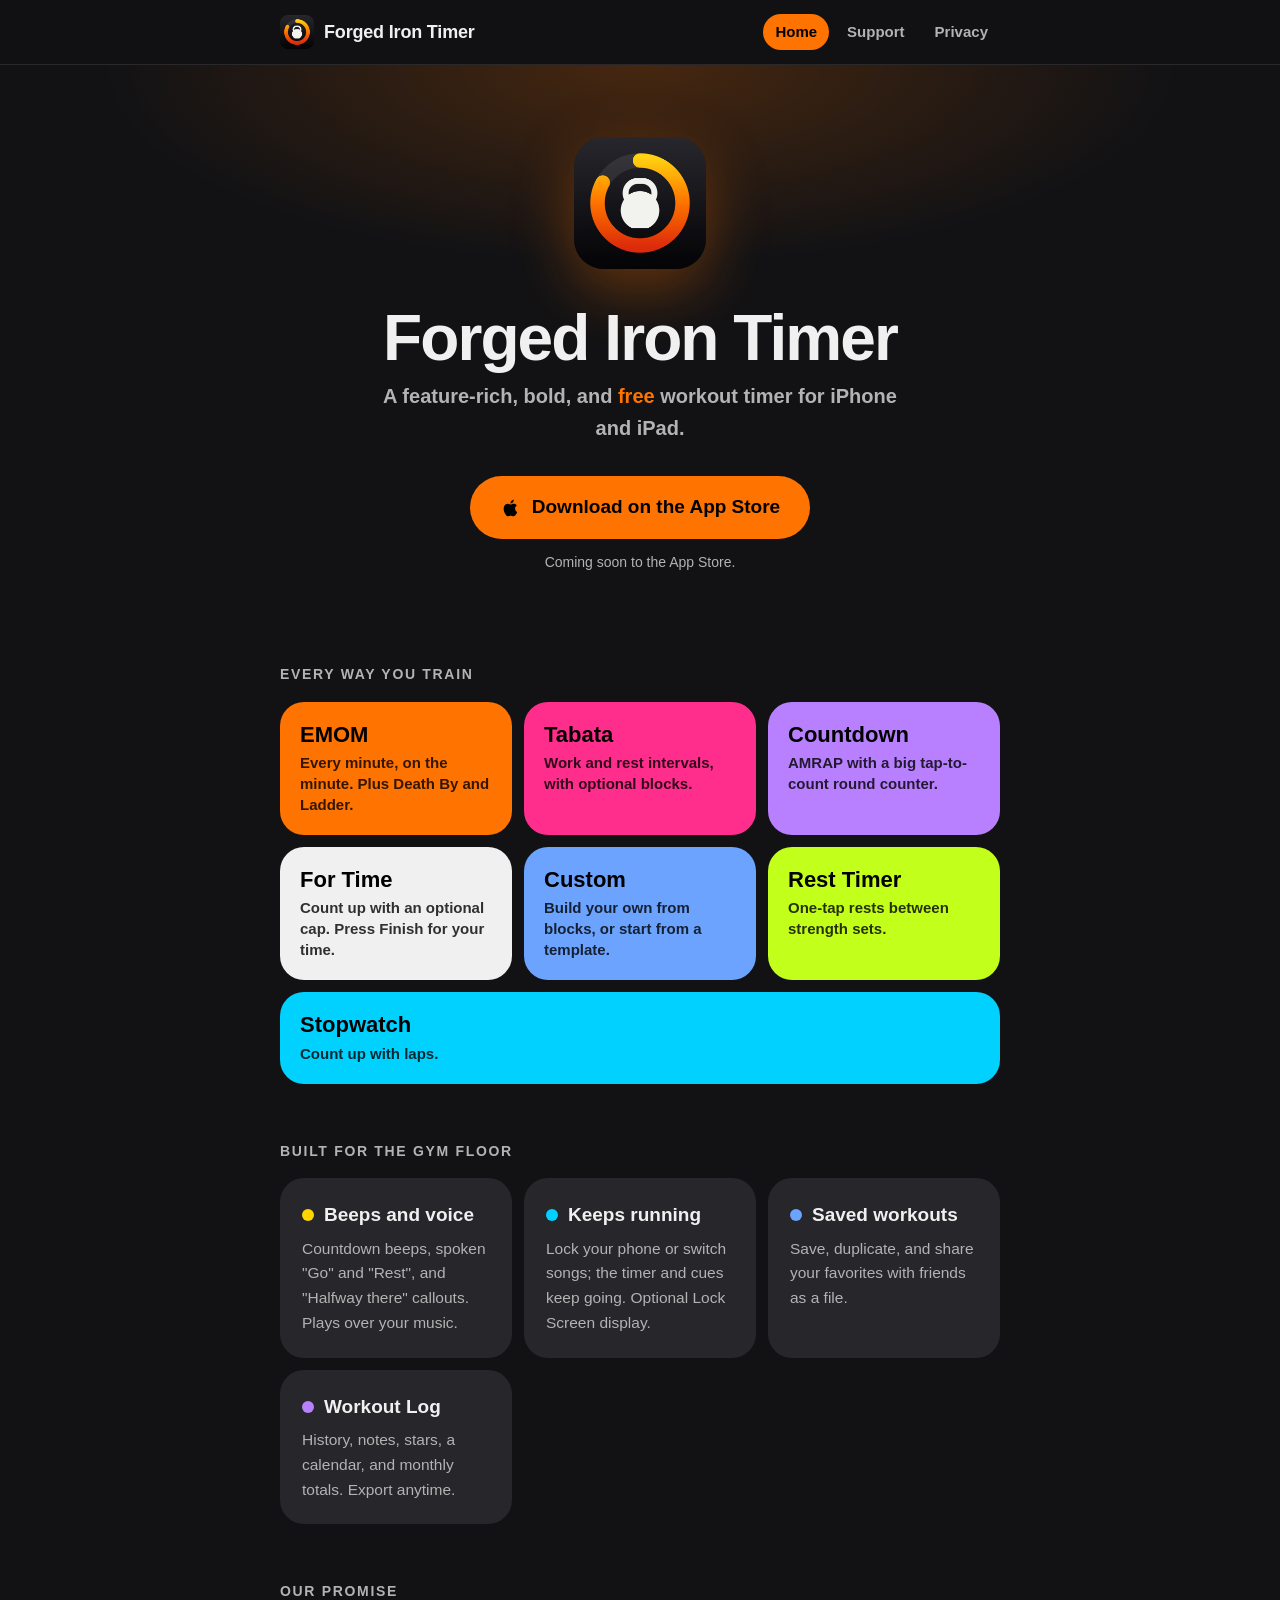
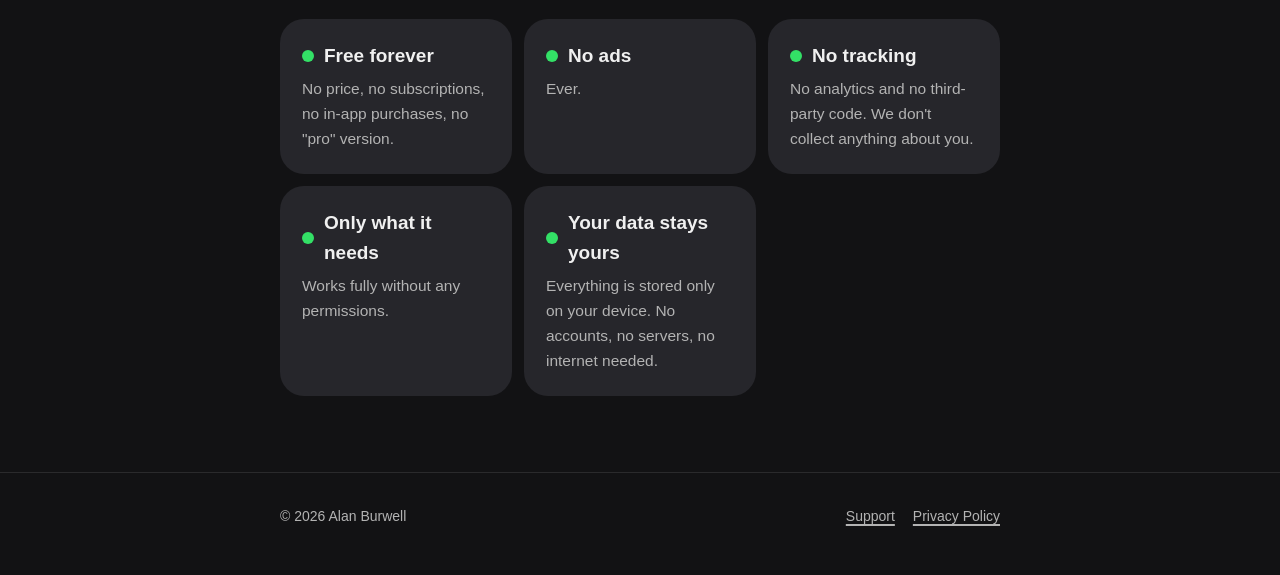
<file: index.html>
<!DOCTYPE html>
<html lang="en">
<head>
    <meta charset="utf-8">
    <meta name="viewport" content="width=device-width, initial-scale=1">
    <title>Forged Iron Timer — a bold, free workout timer for iPhone and iPad</title>
    <meta name="description" content="EMOM, Tabata, AMRAP, For Time, custom workouts, a rest timer, and a stopwatch. Free forever, no ads, no tracking.">
    <meta name="theme-color" content="#121214">
    <link rel="icon" href="favicon.png">
    <link rel="apple-touch-icon" href="apple-touch-icon.png">
    <link rel="stylesheet" href="style.css">
</head>
<body>
    <header class="site-header">
        <div class="wrap">
            <a class="brand" href="./"><img src="icon.png" alt=""><span>Forged Iron Timer</span></a>
            <nav class="site-nav">
                <a href="./" aria-current="page">Home</a>
                <a href="support.html">Support</a>
                <a href="privacy.html">Privacy</a>
            </nav>
        </div>
    </header>

    <main>
        <div class="hero">
            <div class="wrap">
                <img class="app-icon" src="icon.png" alt="Forged Iron Timer app icon">
                <h1>Forged Iron Timer</h1>
                <p class="tagline">A feature-rich, bold, and <strong>free</strong> workout timer for iPhone and iPad.</p>
                <!-- Not a link until the app is live. Then change this <span> to
                     <a class="button" href="APP STORE LINK"> and remove the "Coming soon" line. -->
                <span class="button disabled" aria-disabled="true">
                    <svg viewBox="0 0 24 24" fill="currentColor" aria-hidden="true"><path d="M16.37 12.6c-.02-2.3 1.88-3.4 1.96-3.46-1.07-1.56-2.73-1.78-3.32-1.8-1.41-.14-2.76.83-3.48.83-.72 0-1.82-.81-3-.79-1.54.02-2.97.9-3.76 2.28-1.61 2.79-.41 6.91 1.15 9.17.77 1.1 1.68 2.34 2.87 2.3 1.15-.05 1.59-.75 2.98-.75 1.39 0 1.78.75 3 .72 1.24-.02 2.02-1.12 2.78-2.23.88-1.28 1.24-2.52 1.26-2.58-.03-.01-2.42-.93-2.44-3.69zM14.1 5.86c.63-.77 1.06-1.83.94-2.89-.91.04-2.02.61-2.67 1.37-.58.67-1.1 1.76-.96 2.8 1.02.08 2.06-.52 2.69-1.28z"/></svg>
                    Download on the App Store
                </span>
                <p class="coming-soon">Coming soon to the App Store.</p>
            </div>
        </div>

        <div class="wrap">
            <section>
                <p class="section-label">Every way you train</p>
                <div class="modes">
                    <div class="mode emom">
                        <h3>EMOM</h3>
                        <p>Every minute, on the minute. Plus Death By and Ladder.</p>
                    </div>
                    <div class="mode tabata">
                        <h3>Tabata</h3>
                        <p>Work and rest intervals, with optional blocks.</p>
                    </div>
                    <div class="mode amrap">
                        <h3>Countdown</h3>
                        <p>AMRAP with a big tap-to-count round counter.</p>
                    </div>
                    <div class="mode fortime">
                        <h3>For Time</h3>
                        <p>Count up with an optional cap. Press Finish for your time.</p>
                    </div>
                    <div class="mode custom">
                        <h3>Custom</h3>
                        <p>Build your own from blocks, or start from a template.</p>
                    </div>
                    <div class="mode rest">
                        <h3>Rest Timer</h3>
                        <p>One-tap rests between strength sets.</p>
                    </div>
                    <div class="mode stopwatch">
                        <h3>Stopwatch</h3>
                        <p>Count up with laps.</p>
                    </div>
                </div>
            </section>

            <section>
                <p class="section-label">Built for the gym floor</p>
                <div class="cards">
                    <div class="card">
                        <h3><span class="dot ready"></span>Beeps and voice</h3>
                        <p>Countdown beeps, spoken "Go" and "Rest", and "Halfway there" callouts. Plays over your music.</p>
                    </div>
                    <div class="card">
                        <h3><span class="dot volt"></span>Keeps running</h3>
                        <p>Lock your phone or switch songs; the timer and cues keep going. Optional Lock Screen display.</p>
                    </div>
                    <div class="card">
                        <h3><span class="dot steel"></span>Saved workouts</h3>
                        <p>Save, duplicate, and share your favorites with friends as a file.</p>
                    </div>
                    <div class="card">
                        <h3><span class="dot surge"></span>Workout Log</h3>
                        <p>History, notes, stars, a calendar, and monthly totals. Export anytime.</p>
                    </div>
                </div>
            </section>

            <section>
                <p class="section-label">Our promise</p>
                <div class="cards">
                    <div class="card">
                        <h3><span class="dot done"></span>Free forever</h3>
                        <p>No price, no subscriptions, no in-app purchases, no "pro" version.</p>
                    </div>
                    <div class="card">
                        <h3><span class="dot done"></span>No ads</h3>
                        <p>Ever.</p>
                    </div>
                    <div class="card">
                        <h3><span class="dot done"></span>No tracking</h3>
                        <p>No analytics and no third-party code. We don't collect anything about you.</p>
                    </div>
                    <div class="card">
                        <h3><span class="dot done"></span>Only what it needs</h3>
                        <p>Works fully without any permissions.</p>
                    </div>
                    <div class="card">
                        <h3><span class="dot done"></span>Your data stays yours</h3>
                        <p>Everything is stored only on your device. No accounts, no servers, no internet needed.</p>
                    </div>
                </div>
            </section>
        </div>
    </main>

    <footer class="site-footer">
        <div class="wrap">
            <span>© 2026 Alan Burwell</span>
            <nav>
                <a href="support.html">Support</a>
                <a href="privacy.html">Privacy Policy</a>
            </nav>
        </div>
    </footer>
</body>
</html>
</file>
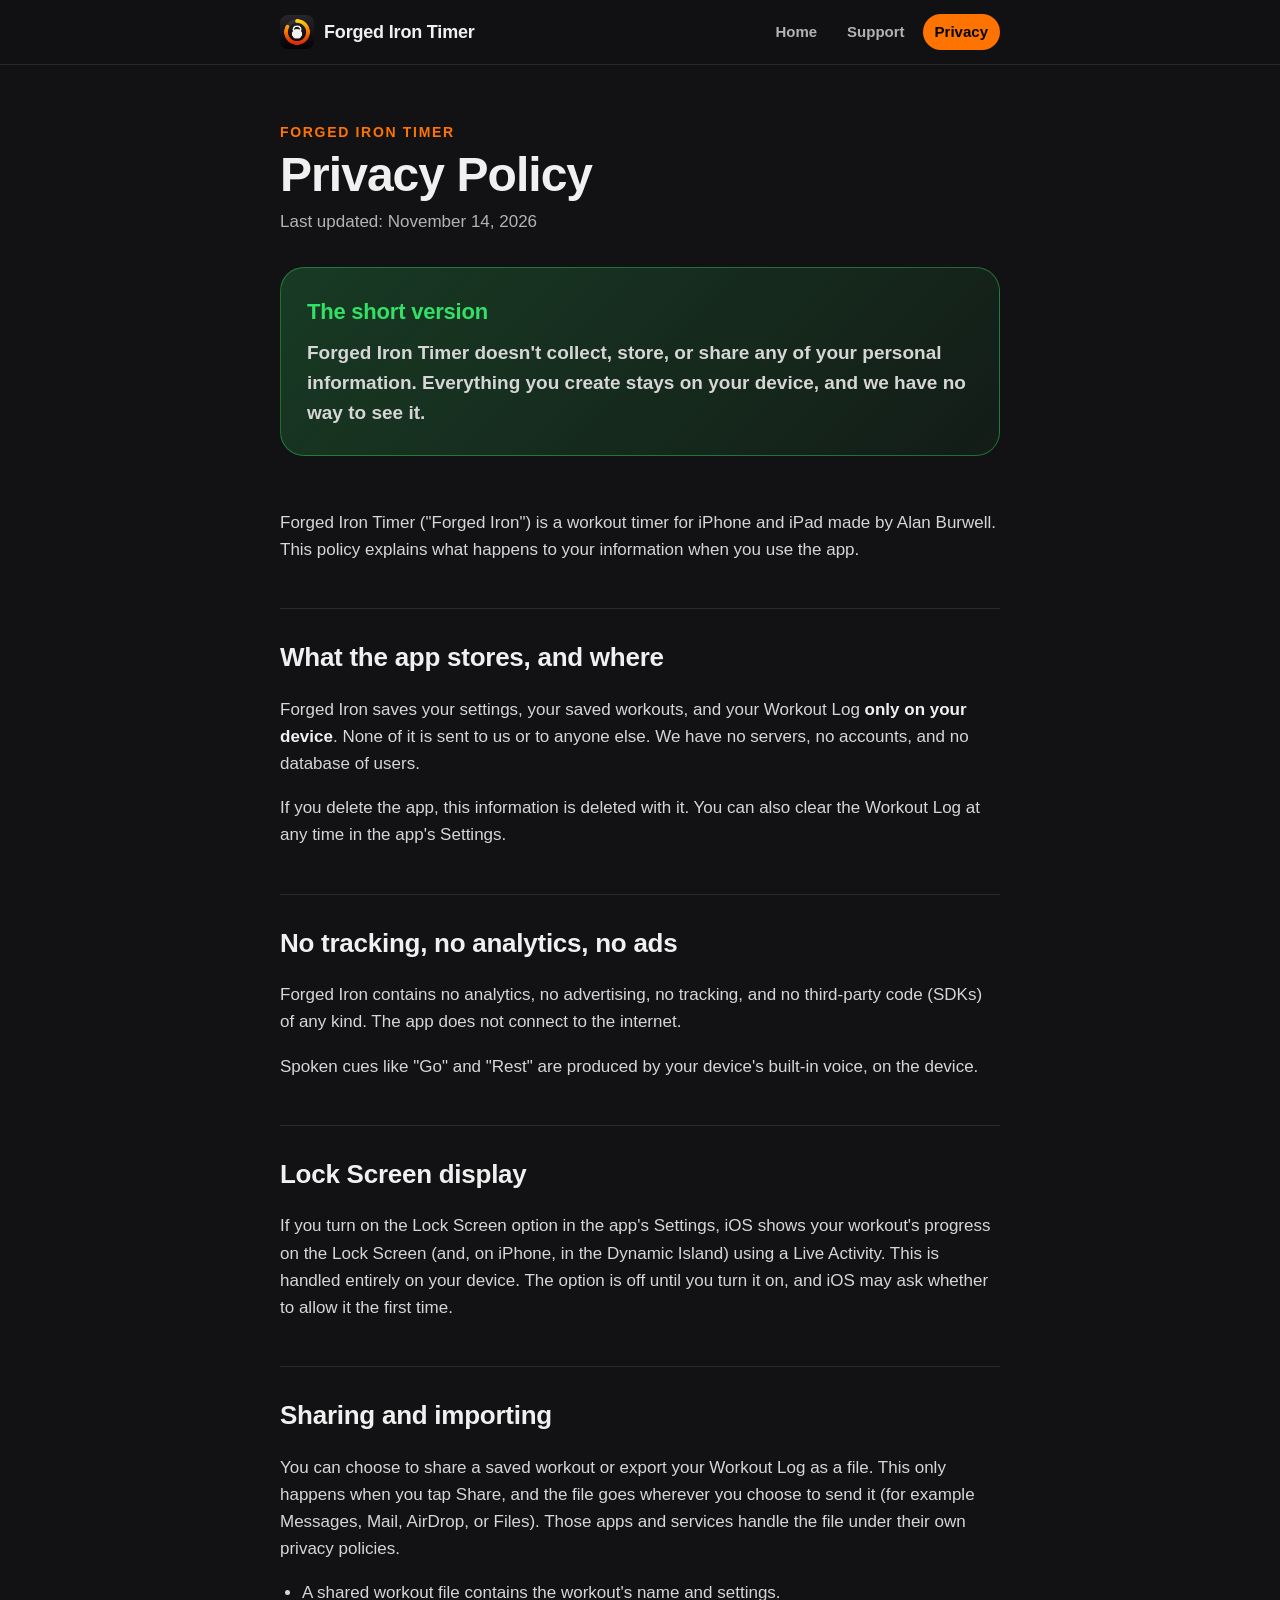
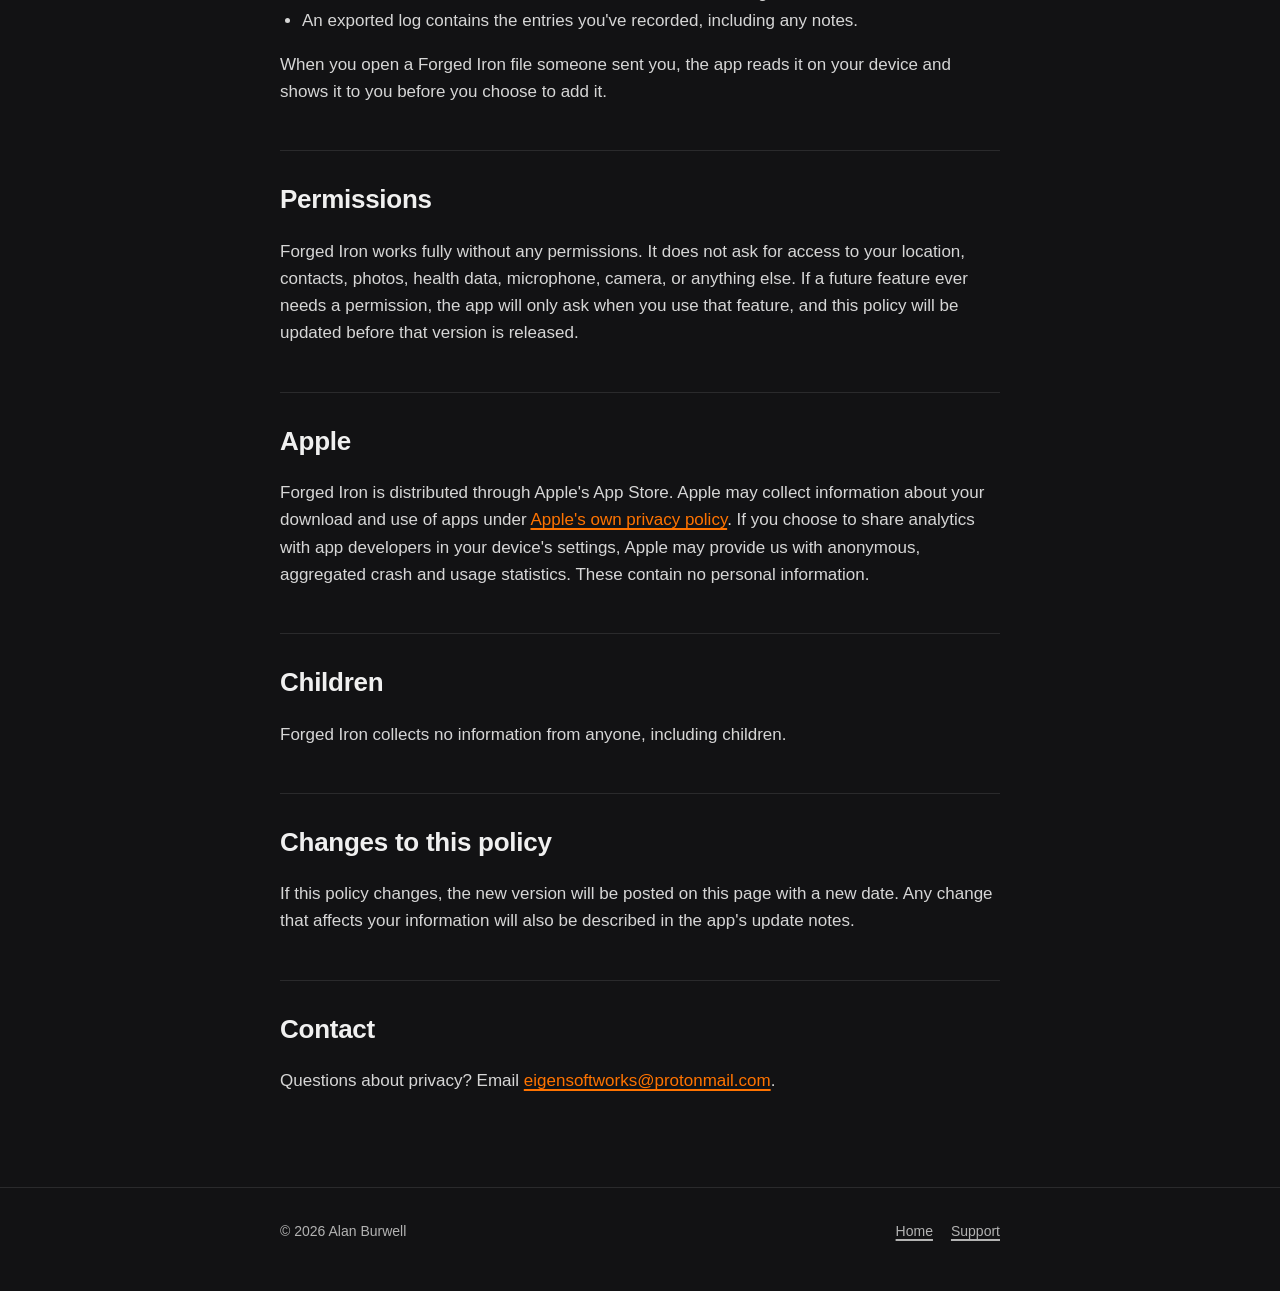
<file: privacy.html>
<!DOCTYPE html>
<html lang="en">
<head>
    <meta charset="utf-8">
    <meta name="viewport" content="width=device-width, initial-scale=1">
    <title>Privacy Policy — Forged Iron Timer</title>
    <meta name="description" content="Forged Iron Timer collects no personal information. Everything stays on your device.">
    <meta name="theme-color" content="#121214">
    <link rel="icon" href="favicon.png">
    <link rel="apple-touch-icon" href="apple-touch-icon.png">
    <link rel="stylesheet" href="style.css">
</head>
<body>
    <header class="site-header">
        <div class="wrap">
            <a class="brand" href="./"><img src="icon.png" alt=""><span>Forged Iron Timer</span></a>
            <nav class="site-nav">
                <a href="./">Home</a>
                <a href="support.html">Support</a>
                <a href="privacy.html" aria-current="page">Privacy</a>
            </nav>
        </div>
    </header>

    <main class="wrap prose">
        <div class="page-title">
            <div class="eyebrow">Forged Iron Timer</div>
            <h1>Privacy Policy</h1>
            <p class="updated">Last updated: November 14, 2026</p>
        </div>

        <div class="callout">
            <h2>The short version</h2>
            <p>Forged Iron Timer doesn't collect, store, or share any of your personal information. Everything you create stays on your device, and we have no way to see it.</p>
        </div>

        <section>
            <p>Forged Iron Timer ("Forged Iron") is a workout timer for iPhone and iPad made by Alan Burwell. This policy explains what happens to your information when you use the app.</p>
        </section>

        <section>
            <h2>What the app stores, and where</h2>
            <p>Forged Iron saves your settings, your saved workouts, and your Workout Log <strong>only on your device</strong>. None of it is sent to us or to anyone else. We have no servers, no accounts, and no database of users.</p>
            <p>If you delete the app, this information is deleted with it. You can also clear the Workout Log at any time in the app's Settings.</p>
        </section>

        <section>
            <h2>No tracking, no analytics, no ads</h2>
            <p>Forged Iron contains no analytics, no advertising, no tracking, and no third-party code (SDKs) of any kind. The app does not connect to the internet.</p>
            <p>Spoken cues like "Go" and "Rest" are produced by your device's built-in voice, on the device.</p>
        </section>

        <section>
            <h2>Lock Screen display</h2>
            <p>If you turn on the Lock Screen option in the app's Settings, iOS shows your workout's progress on the Lock Screen (and, on iPhone, in the Dynamic Island) using a Live Activity. This is handled entirely on your device. The option is off until you turn it on, and iOS may ask whether to allow it the first time.</p>
        </section>

        <section>
            <h2>Sharing and importing</h2>
            <p>You can choose to share a saved workout or export your Workout Log as a file. This only happens when you tap Share, and the file goes wherever you choose to send it (for example Messages, Mail, AirDrop, or Files). Those apps and services handle the file under their own privacy policies.</p>
            <ul>
                <li>A shared workout file contains the workout's name and settings.</li>
                <li>An exported log contains the entries you've recorded, including any notes.</li>
            </ul>
            <p>When you open a Forged Iron file someone sent you, the app reads it on your device and shows it to you before you choose to add it.</p>
        </section>

        <section>
            <h2>Permissions</h2>
            <p>Forged Iron works fully without any permissions. It does not ask for access to your location, contacts, photos, health data, microphone, camera, or anything else. If a future feature ever needs a permission, the app will only ask when you use that feature, and this policy will be updated before that version is released.</p>
        </section>

        <section>
            <h2>Apple</h2>
            <p>Forged Iron is distributed through Apple's App Store. Apple may collect information about your download and use of apps under <a href="https://www.apple.com/legal/privacy/">Apple's own privacy policy</a>. If you choose to share analytics with app developers in your device's settings, Apple may provide us with anonymous, aggregated crash and usage statistics. These contain no personal information.</p>
        </section>

        <section>
            <h2>Children</h2>
            <p>Forged Iron collects no information from anyone, including children.</p>
        </section>

        <section>
            <h2>Changes to this policy</h2>
            <p>If this policy changes, the new version will be posted on this page with a new date. Any change that affects your information will also be described in the app's update notes.</p>
        </section>

        <section>
            <h2>Contact</h2>
            <p>Questions about privacy? Email <a href="mailto:eigensoftworks@protonmail.com">eigensoftworks@protonmail.com</a>.</p>
        </section>
    </main>

    <footer class="site-footer">
        <div class="wrap">
            <span>© 2026 Alan Burwell</span>
            <nav>
                <a href="./">Home</a>
                <a href="support.html">Support</a>
            </nav>
        </div>
    </footer>
</body>
</html>
</file>
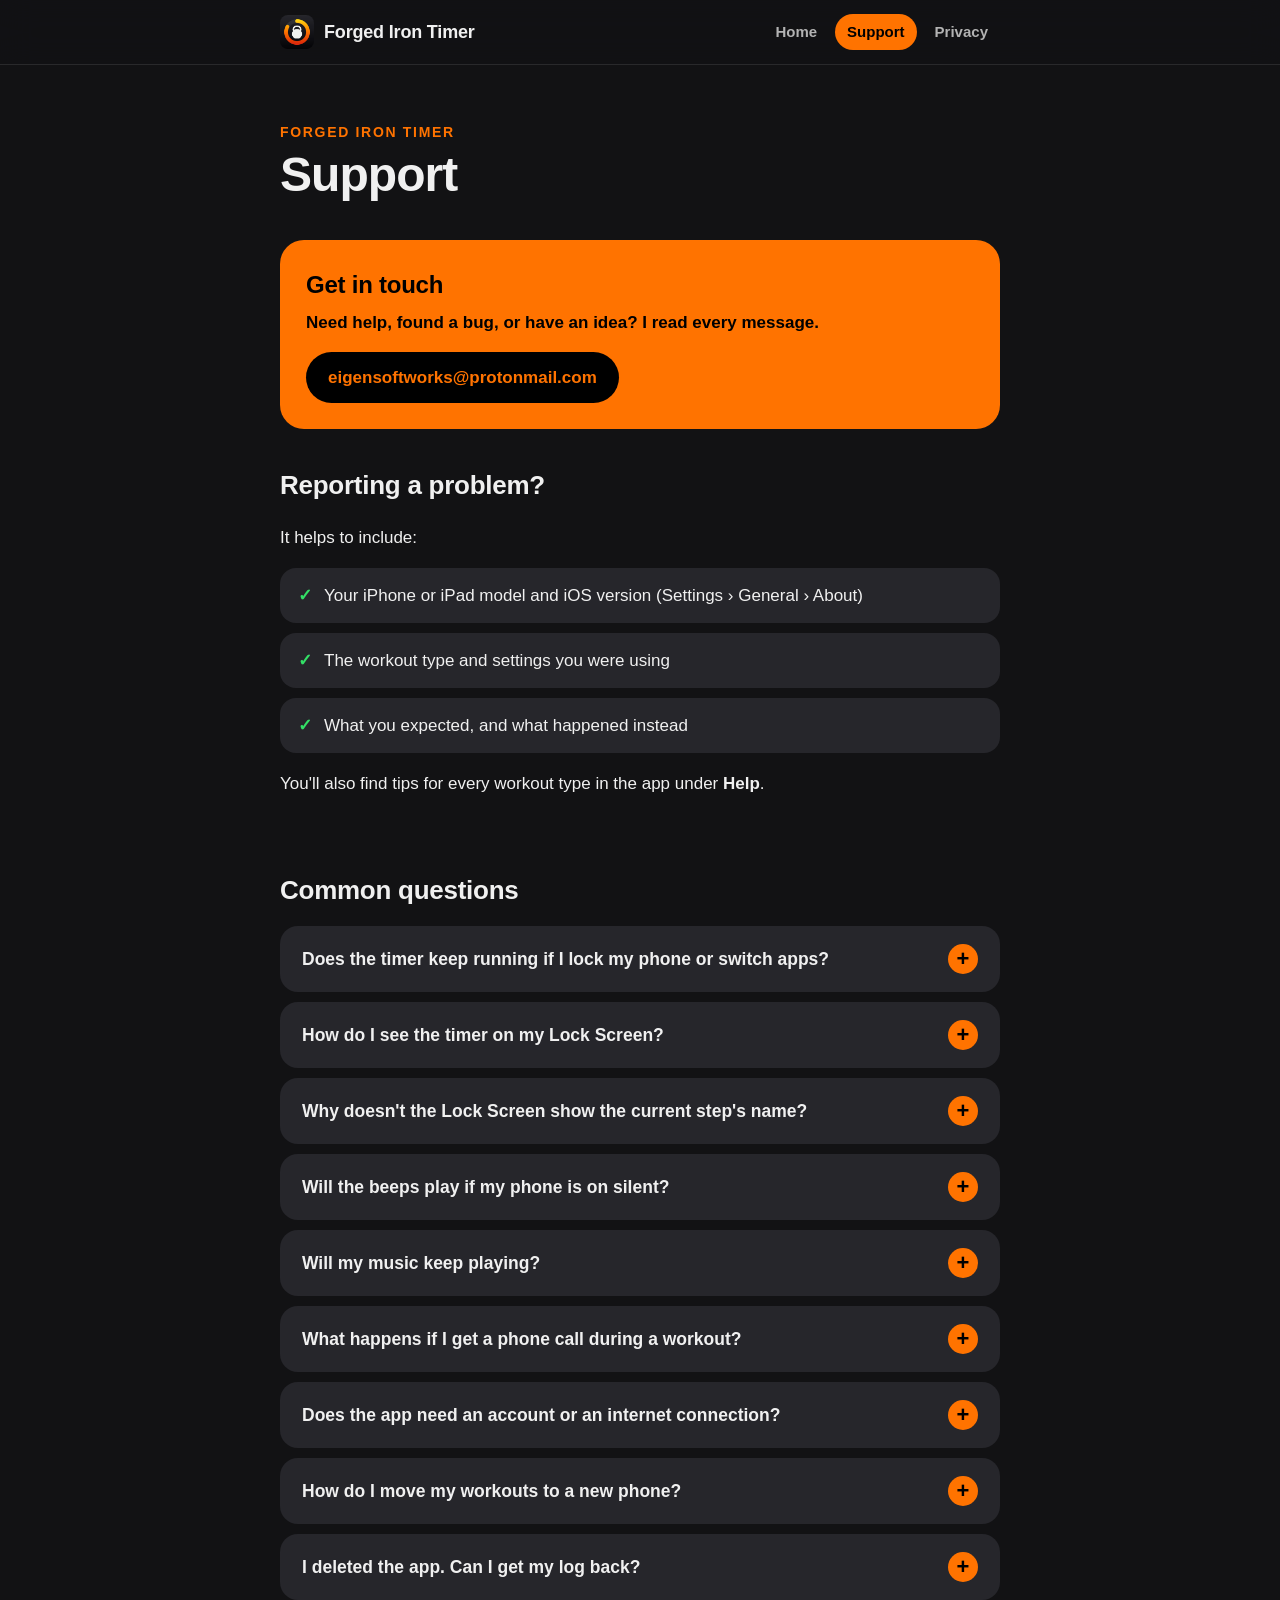
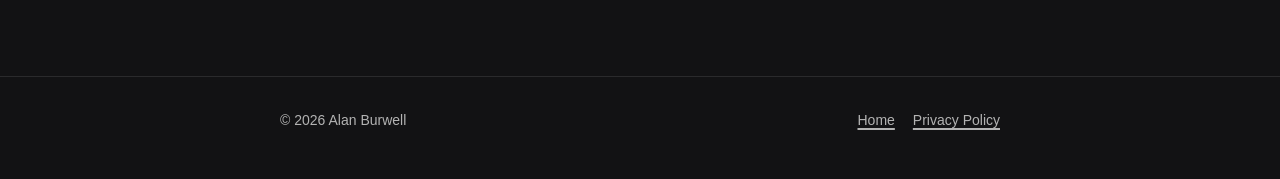
<file: support.html>
<!DOCTYPE html>
<html lang="en">
<head>
    <meta charset="utf-8">
    <meta name="viewport" content="width=device-width, initial-scale=1">
    <title>Support — Forged Iron Timer</title>
    <meta name="description" content="Get help with Forged Iron Timer, report a bug, or suggest an idea.">
    <meta name="theme-color" content="#121214">
    <link rel="icon" href="favicon.png">
    <link rel="apple-touch-icon" href="apple-touch-icon.png">
    <link rel="stylesheet" href="style.css">
</head>
<body>
    <header class="site-header">
        <div class="wrap">
            <a class="brand" href="./"><img src="icon.png" alt=""><span>Forged Iron Timer</span></a>
            <nav class="site-nav">
                <a href="./">Home</a>
                <a href="support.html" aria-current="page">Support</a>
                <a href="privacy.html">Privacy</a>
            </nav>
        </div>
    </header>

    <main class="wrap">
        <div class="page-title">
            <div class="eyebrow">Forged Iron Timer</div>
            <h1>Support</h1>
        </div>

        <div class="contact">
            <div>
                <h2>Get in touch</h2>
                <p>Need help, found a bug, or have an idea? I read every message.</p>
            </div>
            <a class="email" href="mailto:eigensoftworks@protonmail.com?subject=Forged%20Iron%20Timer">eigensoftworks@protonmail.com</a>
        </div>

        <section>
            <h2>Reporting a problem?</h2>
            <p>It helps to include:</p>
            <ul class="checklist">
                <li>Your iPhone or iPad model and iOS version (Settings › General › About)</li>
                <li>The workout type and settings you were using</li>
                <li>What you expected, and what happened instead</li>
            </ul>
            <p>You'll also find tips for every workout type in the app under <strong>Help</strong>.</p>
        </section>

        <section>
            <h2>Common questions</h2>
            <div class="faq">
                <details>
                    <summary>Does the timer keep running if I lock my phone or switch apps?</summary>
                    <p>Yes. Workouts and rests keep running, and the beeps and voice cues keep playing in the background, so you can change songs or lock your phone.</p>
                </details>
                <details>
                    <summary>How do I see the timer on my Lock Screen?</summary>
                    <p>Turn on <strong>Lock Screen &amp; Dynamic Island</strong> (on iPad, <strong>Lock Screen</strong>) in the app's Settings. The next workout you start will appear there. If iOS asks whether to allow Live Activities from Forged Iron, tap Allow. If it still doesn't appear, open the Settings app › Forged Iron and make sure Live Activities are on.</p>
                </details>
                <details>
                    <summary>Why doesn't the Lock Screen show the current step's name?</summary>
                    <p>iOS doesn't let apps update the Lock Screen while they're in the background, so the app shows a bar for every step that fills on its own instead. Listen for the beeps or voice cues to know when a step changes.</p>
                </details>
                <details>
                    <summary>Will the beeps play if my phone is on silent?</summary>
                    <p>Yes. Cues play even with the Silent switch on, so you don't miss a round mid-workout. Use the volume buttons, or turn Sound off in Settings, if you want quiet.</p>
                </details>
                <details>
                    <summary>Will my music keep playing?</summary>
                    <p>Yes. Cues play alongside your music. With <strong>Lower music during cues</strong> on, your music dips briefly for each cue.</p>
                </details>
                <details>
                    <summary>What happens if I get a phone call during a workout?</summary>
                    <p>The timer keeps running, and the beeps and voice stay quiet while the call is ringing and while you're on it.</p>
                </details>
                <details>
                    <summary>Does the app need an account or an internet connection?</summary>
                    <p>No. Everything works offline, and there's no account.</p>
                </details>
                <details>
                    <summary>How do I move my workouts to a new phone?</summary>
                    <p>Your saved workouts and Workout Log are stored only on your device. To move them, share each saved workout as a file, and export the Workout Log as a log file (from the Workout Log's ··· menu). Then open those files on the new phone.</p>
                </details>
                <details>
                    <summary>I deleted the app. Can I get my log back?</summary>
                    <p>Only if you exported it first. Because nothing is stored on a server, deleting the app deletes its data.</p>
                </details>
            </div>
        </section>
    </main>

    <footer class="site-footer">
        <div class="wrap">
            <span>© 2026 Alan Burwell</span>
            <nav>
                <a href="./">Home</a>
                <a href="privacy.html">Privacy Policy</a>
            </nav>
        </div>
    </footer>
</body>
</html>
</file>
<file: style.css>
/* Forged Iron Timer website.
   Colors match Shared/Theme.swift in the app. No web fonts, scripts, or outside
   requests, so the site keeps the app's no-tracking promise too. */

:root {
    --background: #121214;
    --surface: #26262b;
    --surface-raised: #2f2f35;
    --text: #f0f0f0;
    --muted: #b3b3b3;
    --line: rgba(255, 255, 255, 0.1);

    --forge: #ff7300;   /* EMOM, accent */
    --volt: #00d1ff;    /* Stopwatch */
    --blaze: #ff2e8c;   /* Tabata */
    --surge: #b880ff;   /* Countdown */
    --chalk: #f0f0f0;   /* For Time */
    --steel: #6ba3ff;   /* Custom */
    --lime: #c2ff1a;    /* Rest Timer */
    --ready: #ffd600;
    --done: #33e066;

    --radius: 24px;
    --width: 760px;
    --font: ui-rounded, "SF Pro Rounded", -apple-system, BlinkMacSystemFont, "Segoe UI", Roboto, sans-serif;
    color-scheme: dark;
}

* { box-sizing: border-box; }

html { -webkit-text-size-adjust: 100%; }

body {
    margin: 0;
    background: var(--background);
    color: var(--text);
    font-family: var(--font);
    font-size: 17px;
    line-height: 1.6;
}

a { color: var(--forge); text-decoration-thickness: 2px; text-underline-offset: 3px; }
a:hover { color: var(--ready); }

.wrap { max-width: var(--width); margin: 0 auto; padding: 0 20px; }

/* ---------- Header ---------- */

.site-header {
    position: sticky;
    top: 0;
    z-index: 10;
    background: rgba(18, 18, 20, 0.85);
    backdrop-filter: blur(16px);
    -webkit-backdrop-filter: blur(16px);
    border-bottom: 1px solid var(--line);
}

.site-header .wrap {
    display: flex;
    align-items: center;
    justify-content: space-between;
    height: 64px;
}

.brand {
    display: flex;
    align-items: center;
    gap: 10px;
    color: var(--text);
    font-weight: 900;
    font-size: 18px;
    letter-spacing: -0.01em;
    text-decoration: none;
}

.brand img { width: 34px; height: 34px; border-radius: 8px; }
.brand:hover { color: var(--text); }

.site-nav { display: flex; gap: 6px; }

.site-nav a {
    color: var(--muted);
    font-weight: 700;
    font-size: 15px;
    text-decoration: none;
    padding: 6px 12px;
    border-radius: 999px;
}

.site-nav a:hover { color: var(--text); background: var(--surface); }
.site-nav a[aria-current="page"] { color: #000; background: var(--forge); }

/* ---------- Hero ---------- */

.hero {
    text-align: center;
    padding: 72px 0 48px;
    background:
        radial-gradient(ellipse 60% 50% at 50% 0%, rgba(255, 115, 0, 0.22), transparent 70%);
}

.hero .app-icon {
    width: 132px;
    height: 132px;
    border-radius: 30px;
    box-shadow: 0 20px 60px rgba(255, 115, 0, 0.35);
}

.hero h1 {
    margin: 28px 0 8px;
    font-size: clamp(40px, 9vw, 64px);
    font-weight: 900;
    line-height: 1.05;
    letter-spacing: -0.03em;
}

.hero .tagline {
    margin: 0 auto;
    max-width: 520px;
    color: var(--muted);
    font-size: 20px;
    font-weight: 600;
}

.hero .tagline strong { color: var(--forge); }

.button {
    display: inline-flex;
    align-items: center;
    gap: 10px;
    margin-top: 32px;
    padding: 16px 30px;
    border-radius: 999px;
    background: var(--forge);
    color: #000;
    font-size: 19px;
    font-weight: 900;
    text-decoration: none;
    transition: transform 0.15s ease;
}

.button:hover { color: #000; transform: scale(1.04); }
/* Before launch the button isn't a link yet; it stays visible but doesn't react. */
.button.disabled { cursor: default; }
.button.disabled:hover { transform: none; }
.button svg { width: 22px; height: 22px; }

.coming-soon { margin-top: 12px; color: var(--muted); font-size: 14px; }

/* ---------- Page title (privacy, support) ---------- */

.page-title { padding: 56px 0 8px; }

.page-title .eyebrow {
    color: var(--forge);
    font-size: 14px;
    font-weight: 900;
    letter-spacing: 0.12em;
    text-transform: uppercase;
}

.page-title h1 {
    margin: 6px 0 6px;
    font-size: clamp(34px, 7vw, 48px);
    font-weight: 900;
    line-height: 1.1;
    letter-spacing: -0.02em;
}

.page-title .updated { color: var(--muted); margin: 0; }

/* ---------- Sections ---------- */

section { padding: 28px 0; }

h2 {
    margin: 0 0 14px;
    font-size: 26px;
    font-weight: 900;
    letter-spacing: -0.01em;
}

.section-label {
    margin: 0 0 16px;
    color: var(--muted);
    font-size: 14px;
    font-weight: 900;
    letter-spacing: 0.12em;
    text-transform: uppercase;
}

/* Bright mode tiles with black text, like the app's home screen. */
.modes {
    display: grid;
    grid-template-columns: repeat(auto-fit, minmax(220px, 1fr));
    gap: 12px;
}

.mode {
    padding: 20px;
    border-radius: var(--radius);
    color: #000;
}

.mode h3 { margin: 0 0 4px; font-size: 22px; font-weight: 900; line-height: 1.2; }
.mode p { margin: 0; font-size: 15px; font-weight: 600; line-height: 1.4; opacity: 0.8; }

.mode.emom { background: var(--forge); }
.mode.tabata { background: var(--blaze); }
.mode.amrap { background: var(--surge); }
.mode.fortime { background: var(--chalk); }
.mode.custom { background: var(--steel); }
.mode.rest { background: var(--lime); }
.mode.stopwatch { background: var(--volt); grid-column: 1 / -1; } /* Fills the last row instead of sitting alone. */

/* Dark cards for features, promises, and policy sections. */
.cards {
    display: grid;
    grid-template-columns: repeat(auto-fit, minmax(220px, 1fr));
    gap: 12px;
}

.card {
    padding: 22px;
    border-radius: var(--radius);
    background: var(--surface);
}

.card h3 {
    display: flex;
    align-items: center;
    gap: 10px;
    margin: 0 0 6px;
    font-size: 19px;
    font-weight: 900;
}

.card p { margin: 0; color: var(--muted); font-size: 15.5px; }

.dot {
    flex: none;
    width: 12px;
    height: 12px;
    border-radius: 50%;
    background: var(--forge);
}

.dot.done { background: var(--done); }
.dot.volt { background: var(--volt); }
.dot.blaze { background: var(--blaze); }
.dot.surge { background: var(--surge); }
.dot.steel { background: var(--steel); }
.dot.ready { background: var(--ready); }

/* The highlighted "short version" box. */
.callout {
    margin: 24px 0 8px;
    padding: 26px;
    border-radius: var(--radius);
    background: linear-gradient(135deg, rgba(51, 224, 102, 0.2), rgba(51, 224, 102, 0.05));
    border: 1px solid rgba(51, 224, 102, 0.4);
}

.callout h2 { color: var(--done); font-size: 22px; margin-bottom: 8px; }
.callout p { margin: 0; font-size: 19px; font-weight: 700; }

/* Long-form text (privacy policy). */
.prose section { border-top: 1px solid var(--line); }
.prose section:first-of-type { border-top: 0; }
.prose p, .prose li { color: #d6d6d6; }
.prose strong { color: var(--text); }
.prose ul { padding-left: 22px; }

/* ---------- Support ---------- */

.contact {
    display: flex;
    flex-wrap: wrap;
    align-items: center;
    justify-content: space-between;
    gap: 16px;
    margin: 24px 0 8px;
    padding: 26px;
    border-radius: var(--radius);
    background: var(--forge);
    color: #000;
}

.contact h2 { margin: 0 0 4px; font-size: 24px; }
.contact p { margin: 0; font-weight: 600; }

.contact a.email {
    padding: 12px 22px;
    border-radius: 999px;
    background: #000;
    color: var(--forge);
    font-weight: 900;
    text-decoration: none;
    overflow-wrap: anywhere; /* Last resort only; the phone layout below keeps it on one line. */
}

.contact a.email:hover { color: var(--ready); }

.checklist { list-style: none; margin: 0; padding: 0; display: grid; gap: 10px; }

.checklist li {
    display: flex;
    gap: 12px;
    align-items: baseline;
    padding: 14px 18px;
    border-radius: 16px;
    background: var(--surface);
}

.checklist li::before { content: "✓"; color: var(--done); font-weight: 900; }

.faq { display: grid; gap: 10px; }

.faq details {
    border-radius: 18px;
    background: var(--surface);
    overflow: hidden;
}

.faq summary {
    display: flex;
    justify-content: space-between;
    align-items: center;
    gap: 16px;
    padding: 18px 22px;
    font-size: 17.5px;
    font-weight: 800;
    cursor: pointer;
    list-style: none;
}

.faq summary::-webkit-details-marker { display: none; }

.faq summary::after {
    content: "+";
    flex: none;
    display: grid;
    place-items: center;
    width: 30px;
    height: 30px;
    border-radius: 50%;
    background: var(--forge);
    color: #000;
    font-size: 22px;
    font-weight: 900;
    line-height: 1;
    transition: transform 0.2s ease;
}

.faq details[open] summary::after { transform: rotate(45deg); }
.faq details[open] summary { background: var(--surface-raised); }
.faq details p { margin: 0; padding: 16px 22px 20px; color: #d6d6d6; }

/* ---------- Footer ---------- */

.site-footer {
    margin-top: 48px;
    padding: 32px 0 48px;
    border-top: 1px solid var(--line);
    color: var(--muted);
    font-size: 14px;
}

.site-footer .wrap {
    display: flex;
    flex-wrap: wrap;
    justify-content: space-between;
    gap: 12px;
}

.site-footer a { color: var(--muted); }
.site-footer a:hover { color: var(--text); }
.site-footer nav { display: flex; gap: 18px; }

@media (max-width: 520px) {
    .site-header .brand span { display: none; }
    .hero { padding-top: 48px; }
    .contact { flex-direction: column; align-items: stretch; padding: 22px 18px; }
    /* Full width, with text that scales to the screen, so the address fits on one line
       even on a 375-point iPhone SE. */
    .contact a.email {
        padding: 12px 10px;
        text-align: center;
        font-size: min(17px, 3.9vw);
        white-space: nowrap;
    }
}

@media (prefers-reduced-motion: reduce) {
    * { transition: none !important; }
}
</file>
